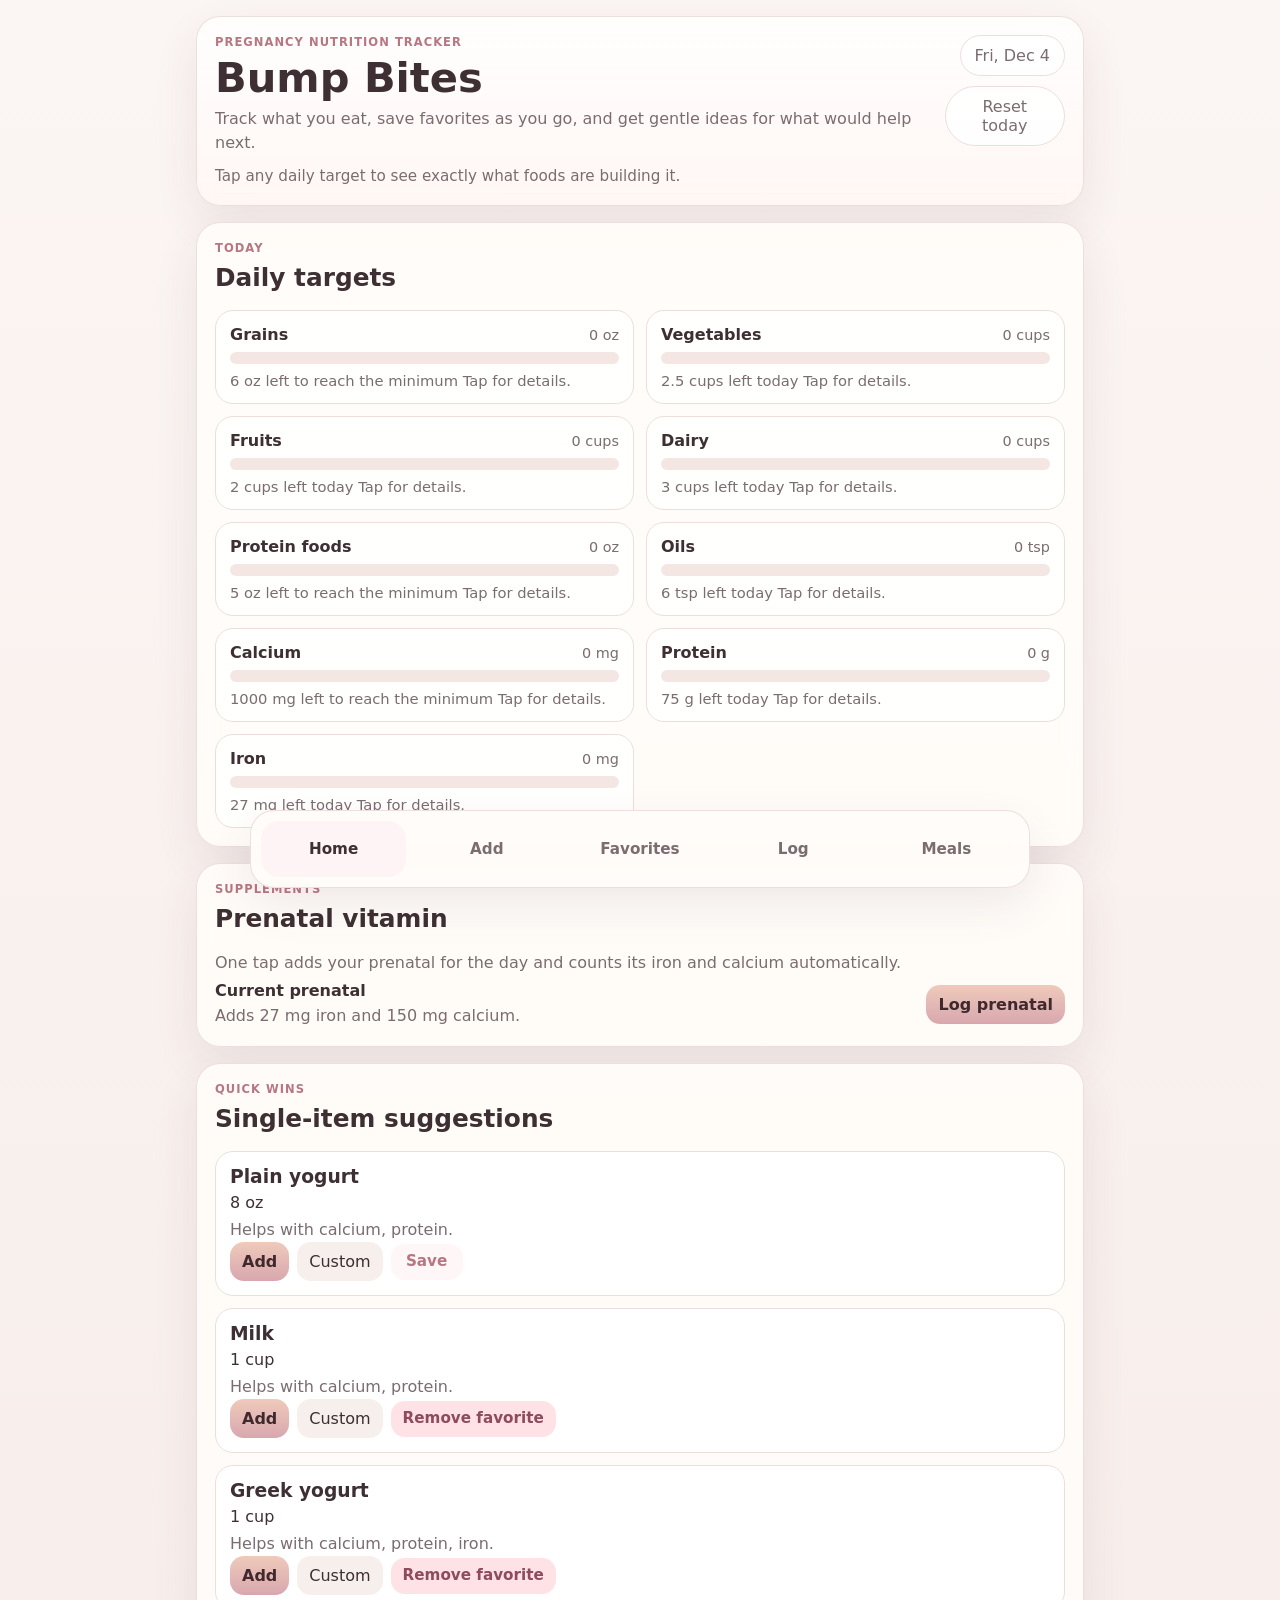
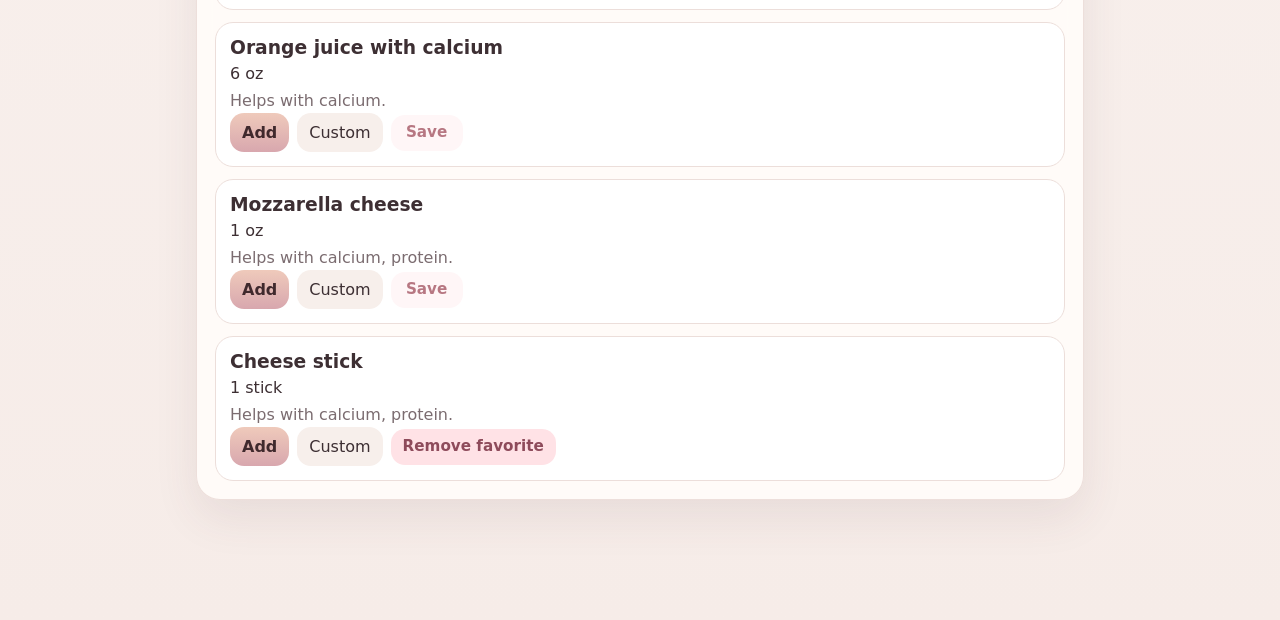
<file: index.html>
<!DOCTYPE html>
<html lang="en">
<head>
  <meta charset="UTF-8" />
  <meta name="viewport" content="width=device-width, initial-scale=1.0, viewport-fit=cover" />
  <meta name="theme-color" content="#d9b6b0" />
  <title>Bump Bites</title>
  <link rel="manifest" href="manifest.json" />
  <link rel="stylesheet" href="styles.css" />
</head>
<body>
  <div class="app-shell">
    <header class="topbar card">
      <div>
        <p class="eyebrow">Pregnancy nutrition tracker</p>
        <h1>Bump Bites</h1>
        <p class="sub">Track what you eat, save favorites as you go, and get gentle ideas for what would help next.</p>
        <p class="tiny-note">Tap any daily target to see exactly what foods are building it.</p>
      </div>
      <div class="topbar-actions">
        <span id="todayDate" class="date-pill"></span>
        <button id="resetDayBtn" class="ghost-btn">Reset today</button>
      </div>
    </header>

    <main class="page-stack">
      <section id="homePage" class="page active">
        <section class="card dashboard-card">
          <div class="section-head">
            <div>
              <p class="section-label">Today</p>
              <h2>Daily targets</h2>
            </div>
          </div>
          <div id="progressGrid" class="progress-grid"></div>
        </section>


        <section class="card supplement-card">
          <div class="section-head">
            <div>
              <p class="section-label">Supplements</p>
              <h2>Prenatal vitamin</h2>
            </div>
          </div>
          <p class="muted page-intro">One tap adds your prenatal for the day and counts its iron and calcium automatically.</p>
          <div class="supplement-row">
            <div>
              <strong>Current prenatal</strong>
              <p id="prenatalSummary" class="muted small-note">Adds 27 mg iron and 150 mg calcium.</p>
            </div>
            <div class="supplement-actions wrap-actions">
              <button id="prenatalToggleBtn" class="primary-btn" type="button">Log prenatal</button>
              <button id="prenatalUndoBtn" class="ghost-btn hidden" type="button">Remove</button>
            </div>
          </div>
        </section>

        <section class="card recommendations-card">
          <div class="section-head">
            <div>
              <p class="section-label">Quick wins</p>
              <h2>Single-item suggestions</h2>
            </div>
          </div>
          <div id="quickWinsList" class="recommendation-list"></div>
        </section>
      </section>

      <section id="addPage" class="page">
        <section class="card add-card">
          <div class="section-head">
            <div>
              <p class="section-label">Add food</p>
              <h2>Log something</h2>
            </div>
          </div>

          <div class="tabs" role="tablist" aria-label="Add food options">
            <button class="tab active" data-tab="search">Search</button>
            <button class="tab" data-tab="photo">Photo</button>
            <button class="tab" data-tab="customFood">Create custom food</button>
          </div>

          <div class="tab-panel active" id="searchPanel">
            <label class="field-label" for="foodSearch">Find a food</label>
            <input id="foodSearch" class="text-input" type="search" placeholder="Search milk, eggs, banana, cereal..." />
            <p class="helper soft-helper">Tap <strong>Add</strong> for the default serving, or <strong>Custom</strong> if you want a different amount.</p>
            <div id="searchResults" class="search-results"></div>
          </div>

          <div class="tab-panel" id="photoPanel">
            <p class="muted">Take a photo or upload one, then choose the food you ate. This version stores the photo with your log entry for later review.</p>
            <label class="upload-box" for="photoInput">
              <input id="photoInput" type="file" accept="image/*" capture="environment" />
              <span>Tap to take or choose a meal photo</span>
            </label>
            <div id="photoPreviewWrap" class="photo-preview-wrap hidden">
              <img id="photoPreview" alt="Meal preview" />
            </div>
            <div class="photo-actions stacked-mobile">
              <select id="photoFoodSelect" class="text-input"></select>
              <input id="photoQtyInput" class="text-input" type="number" min="0.25" step="0.25" value="1" aria-label="Amount in servings" />
              <select id="photoMealTypeSelect" class="text-input" aria-label="Meal type">
                <option>Breakfast</option>
                <option>Lunch</option>
                <option>Dinner</option>
                <option>Snack</option>
              </select>
              <button id="addPhotoFoodBtn" class="primary-btn">Add selected food</button>
            </div>
            <p class="helper">Next upgrade: automatic food recognition. For now, you stay in charge of confirming what gets logged.</p>
          </div>

          <div class="tab-panel" id="customFoodPanel">
            <div class="custom-food-intro">
              <p class="muted">Build a food that is not already in the app. Once you save it, it becomes searchable, reusable, and favorite-able.</p>
            </div>
            <form id="customFoodForm" class="custom-food-form">
              <div class="custom-form-grid">
                <label class="full-width">
                  <span class="field-label">Food name</span>
                  <input id="customFoodName" class="text-input" type="text" placeholder="Ex: Kodiak waffles" required />
                </label>
                <label>
                  <span class="field-label">Default amount</span>
                  <input id="customFoodBaseAmount" class="text-input" type="number" min="0.25" step="0.25" value="1" required />
                </label>
                <label>
                  <span class="field-label">Default unit</span>
                  <select id="customFoodBaseUnit" class="text-input">
                    <option value="serving">serving</option>
                    <option value="cup">cup</option>
                    <option value="oz">oz</option>
                    <option value="tbsp">tbsp</option>
                    <option value="tsp">tsp</option>
                    <option value="item">item</option>
                    <option value="slice">slice</option>
                    <option value="egg">egg</option>
                  </select>
                </label>
                <label>
                  <span class="field-label">Meal type</span>
                  <select id="customFoodMealType" class="text-input">
                    <option>Breakfast</option>
                    <option>Lunch</option>
                    <option>Dinner</option>
                    <option selected>Snack</option>
                  </select>
                </label>
              </div>

              <div class="section-subhead">
                <p class="section-label">Nutrients per default amount</p>
              </div>
              <div class="custom-form-grid">
                <label>
                  <span class="field-label">Protein (g)</span>
                  <input id="customFoodProtein" class="text-input" type="number" min="0" step="0.1" value="0" />
                </label>
                <label>
                  <span class="field-label">Calcium (mg)</span>
                  <input id="customFoodCalcium" class="text-input" type="number" min="0" step="1" value="0" />
                </label>
                <label>
                  <span class="field-label">Iron (mg)</span>
                  <input id="customFoodIron" class="text-input" type="number" min="0" step="0.1" value="0" />
                </label>
              </div>

              <div class="section-subhead">
                <p class="section-label">Daily target categories per default amount</p>
              </div>
              <div class="custom-form-grid">
                <label>
                  <span class="field-label">Grains (oz)</span>
                  <input id="customFoodGrains" class="text-input" type="number" min="0" step="0.1" value="0" />
                </label>
                <label>
                  <span class="field-label">Vegetables (cups)</span>
                  <input id="customFoodVegetables" class="text-input" type="number" min="0" step="0.1" value="0" />
                </label>
                <label>
                  <span class="field-label">Fruits (cups)</span>
                  <input id="customFoodFruits" class="text-input" type="number" min="0" step="0.1" value="0" />
                </label>
                <label>
                  <span class="field-label">Dairy (cups)</span>
                  <input id="customFoodDairy" class="text-input" type="number" min="0" step="0.1" value="0" />
                </label>
                <label>
                  <span class="field-label">Protein foods (oz)</span>
                  <input id="customFoodProteinFoods" class="text-input" type="number" min="0" step="0.1" value="0" />
                </label>
                <label>
                  <span class="field-label">Oils (tsp)</span>
                  <input id="customFoodOils" class="text-input" type="number" min="0" step="0.1" value="0" />
                </label>
              </div>

              <div class="custom-form-actions wrap-actions">
                <button id="customFoodSaveOnlyBtn" class="secondary-btn" type="submit">Save custom food</button>
                <button id="customFoodSaveAddBtn" class="primary-btn" type="button">Save and add now</button>
              </div>
              <p id="customFoodEditingNote" class="helper hidden">You are editing a custom food. Saving updates its future uses.</p>
            </form>

            <div class="custom-food-library">
              <div class="section-head">
                <div>
                  <p class="section-label">Custom foods</p>
                  <h3>Your saved foods</h3>
                </div>
              </div>
              <div id="customFoodsList" class="favorites-grid"></div>
            </div>
          </div></section>
      </section>

      <section id="favoritesPage" class="page">
        <section class="card favorites-card">
          <div class="section-head">
            <div>
              <p class="section-label">Favorites</p>
              <h2>Your repeat foods</h2>
            </div>
          </div>
          <p class="muted page-intro">Tap the heart next to anything you add or search. Then it lives here for fast re-adding.</p>
          <div id="favoritesGrid" class="favorites-grid"></div>
        </section>
      </section>

      <section id="logPage" class="page">
        <section class="card log-card">
          <div class="section-head">
            <div>
              <p class="section-label">Food log</p>
              <h2>Everything you ate today</h2>
            </div>
          </div>
          <div id="mealTypeFilters" class="meal-filters"></div>
          <div id="logList" class="log-list"></div>
        </section>
      </section>

      <section id="mealsPage" class="page">
        <section class="card meals-card">
          <div class="section-head">
            <div>
              <p class="section-label">Meals</p>
              <h2>Meal recommendations</h2>
            </div>
          </div>
          <p class="muted page-intro">Balanced combos based on what you still need today. If something is not your thing, teach the app once and it will remember.</p>
          <div id="mealRecommendations" class="recommendation-list"></div>
        </section>
      </section>
    </main>

    <nav class="bottom-nav card" aria-label="Bottom navigation">
      <button class="nav-btn active" data-page="homePage"><small>Home</small></button>
      <button class="nav-btn" data-page="addPage"><small>Add</small></button>
      <button class="nav-btn" data-page="favoritesPage"><small>Favorites</small></button>
      <button class="nav-btn" data-page="logPage"><small>Log</small></button>
      <button class="nav-btn" data-page="mealsPage"><small>Meals</small></button>
    </nav>
  </div>

  <div id="customModal" class="modal hidden" aria-hidden="true">
    <div class="modal-backdrop" data-close-modal></div>
    <div class="modal-card card" role="dialog" aria-modal="true" aria-labelledby="modalTitle">
      <div class="section-head modal-head">
        <div>
          <p class="section-label">Custom amount</p>
          <h2 id="modalTitle">Add food</h2>
        </div>
        <button id="closeModalBtn" class="ghost-btn modal-close" type="button">Close</button>
      </div>
      <p id="modalServingText" class="muted modal-serving"></p>
      <div class="modal-fields">
        <label>
          <span class="field-label">Amount</span>
          <input id="modalQtyInput" class="text-input" type="number" min="0.25" step="0.25" value="1" />
        </label>
        <label>
          <span class="field-label">Unit</span>
          <select id="modalUnitSelect" class="text-input"></select>
        </label>
        <label class="full-width">
          <span class="field-label">Quick fractions</span>
          <div id="fractionButtons" class="fraction-buttons">
            <button type="button" class="fraction-btn" data-value="0.25">1/4</button>
            <button type="button" class="fraction-btn" data-value="0.5">1/2</button>
            <button type="button" class="fraction-btn" data-value="0.75">3/4</button>
            <button type="button" class="fraction-btn" data-value="1">1</button>
            <button type="button" class="fraction-btn" data-value="1.5">1 1/2</button>
            <button type="button" class="fraction-btn" data-value="2">2</button>
          </div>
        </label>
        <label>
          <span class="field-label">Meal type</span>
          <select id="modalMealTypeSelect" class="text-input">
            <option>Breakfast</option>
            <option>Lunch</option>
            <option>Dinner</option>
            <option>Snack</option>
          </select>
        </label>
      </div>
      <div class="modal-actions">
        <button id="modalSaveBtn" class="primary-btn" type="button">Save</button>
      </div>
    </div>
  </div>

  <div id="mealFeedbackModal" class="modal hidden" aria-hidden="true">
    <div class="modal-backdrop" data-close-meal-modal></div>
    <div class="modal-card card" role="dialog" aria-modal="true" aria-labelledby="mealFeedbackTitle">
      <div class="section-head modal-head">
        <div>
          <p class="section-label">Meal feedback</p>
          <h2 id="mealFeedbackTitle">What didnât work?</h2>
        </div>
        <button id="closeMealModalBtn" class="ghost-btn modal-close" type="button">Close</button>
      </div>
      <div class="stacked-gap">
        <button id="hideMealOnlyBtn" class="secondary-btn wide-btn" type="button">Hide this meal only</button>
        <button id="skipMealTodayBtn" class="secondary-btn wide-btn" type="button">Just not in the mood today</button>
      </div>
      <div class="ingredient-section">
        <p class="field-label">Ingredients I donât want in recommendations</p>
        <div id="mealIngredientOptions" class="ingredient-options"></div>
        <button id="saveIngredientPrefsBtn" class="primary-btn wide-btn" type="button">Save ingredient preferences</button>
      </div>
    </div>
  </div>


  <div id="targetDetailModal" class="modal hidden" aria-hidden="true">
    <div class="modal-backdrop" data-close-target-modal></div>
    <div class="modal-card card target-detail-card" role="dialog" aria-modal="true" aria-labelledby="targetDetailTitle">
      <div class="section-head modal-head">
        <div>
          <p class="section-label">Daily target breakdown</p>
          <h2 id="targetDetailTitle">Category details</h2>
        </div>
        <button id="closeTargetModalBtn" class="ghost-btn modal-close" type="button">Close</button>
      </div>
      <p id="targetDetailSummary" class="muted modal-serving"></p>
      <div id="targetDetailList" class="target-detail-list"></div>
    </div>
  </div>

  <div id="undoToast" class="undo-toast hidden">
    <span id="undoText"></span>
    <button id="undoBtn" type="button">Undo</button>
  </div>

  <template id="progressTemplate">
    <article class="progress-item">
      <div class="progress-head">
        <h3></h3>
        <span class="progress-numbers"></span>
      </div>
      <div class="bar-track"><div class="bar-fill"></div></div>
      <p class="progress-note"></p>
    </article>
  </template>

  <template id="logItemTemplate">
    <article class="log-item">
      <div class="log-main">
        <div>
          <h3 class="log-title"></h3>
          <p class="log-meta"></p>
        </div>
        <div class="log-actions wrap-actions">
          <button class="edit-btn secondary-btn" type="button">Edit</button>
          <button class="fav-btn" type="button" aria-label="Save this food">Save</button>
          <button class="delete-btn" type="button">Remove</button>
        </div>
      </div>
      <div class="log-tags"></div>
      <img class="log-photo hidden" alt="Meal" />
    </article>
  </template>

  <script src="app.js"></script>
</body>
</html>
</file>
<file: styles.css>
:root {
  --bg: #fbf5f3;
  --bg-2: #f6ece8;
  --card: rgba(255, 252, 249, 0.94);
  --ink: #3d2f33;
  --muted: #7b6c70;
  --accent: #d8a7ae;
  --accent-2: #efcabb;
  --accent-dark: #b77782;
  --line: #ecdeda;
  --green: #8baa8c;
  --shadow: 0 18px 45px rgba(92, 58, 64, 0.09);
}
* { box-sizing: border-box; }
html { scroll-behavior: smooth; }
body {
  margin: 0;
  font-family: Inter, ui-sans-serif, system-ui, -apple-system, BlinkMacSystemFont, "Segoe UI", sans-serif;
  background: linear-gradient(180deg, var(--bg) 0%, var(--bg-2) 100%);
  color: var(--ink);
}
button, input, select { font: inherit; }
h1, h2, h3, p { margin: 0; }
button { -webkit-tap-highlight-color: transparent; }
.app-shell {
  max-width: 920px;
  margin: 0 auto;
  padding: max(16px, env(safe-area-inset-top)) 16px calc(120px + env(safe-area-inset-bottom));
}
.card {
  background: var(--card);
  border: 1px solid rgba(237, 222, 218, 0.95);
  border-radius: 24px;
  padding: 18px;
  box-shadow: var(--shadow);
  backdrop-filter: blur(10px);
}
.topbar {
  display: flex;
  justify-content: space-between;
  align-items: flex-start;
  gap: 16px;
  margin-bottom: 16px;
  background: linear-gradient(180deg, rgba(255,255,255,0.84) 0%, rgba(255,247,244,0.92) 100%);
}
.topbar-actions {
  display: flex;
  flex-direction: column;
  gap: 10px;
  align-items: flex-end;
}
.eyebrow, .section-label {
  text-transform: uppercase;
  letter-spacing: 0.09em;
  font-size: 0.72rem;
  color: var(--accent-dark);
  font-weight: 700;
  margin: 0 0 8px;
}
h1 { font-size: clamp(2rem, 4vw, 2.6rem); line-height: 1.02; margin-bottom: 8px; }
h2 { font-size: clamp(1.2rem, 3vw, 1.55rem); margin-bottom: 4px; }
.sub, .muted { color: var(--muted); line-height: 1.5; }
.tiny-note { color: var(--muted); line-height: 1.45; margin-top: 10px; font-size: 0.95rem; }
.page { display: none; }
.page.active { display: grid; gap: 16px; }
.section-head {
  display: flex;
  justify-content: space-between;
  align-items: center;
  gap: 12px;
  margin-bottom: 14px;
}
.date-pill, .ghost-btn {
  border: 1px solid var(--line);
  background: rgba(255,255,255,0.82);
  border-radius: 999px;
  padding: 10px 14px;
  color: var(--muted);
}
.ghost-btn { cursor: pointer; }
.progress-grid {
  display: grid;
  grid-template-columns: repeat(2, minmax(0, 1fr));
  gap: 12px;
}
.progress-item {
  padding: 14px;
  border: 1px solid var(--line);
  border-radius: 18px;
  background: rgba(255,255,255,0.84);
  cursor: pointer;
  transition: transform 140ms ease, box-shadow 140ms ease, border-color 140ms ease;
}
.progress-item:hover, .progress-item:focus-visible {
  transform: translateY(-1px);
  border-color: #dfc2c7;
  box-shadow: 0 10px 20px rgba(92, 58, 64, 0.08);
  outline: none;
}
.progress-head {
  display: flex;
  justify-content: space-between;
  gap: 12px;
  align-items: center;
  margin-bottom: 8px;
}
.progress-head h3 { font-size: 1rem; }
.progress-numbers { color: var(--muted); font-size: 0.9rem; }
.bar-track {
  width: 100%; height: 12px; background: #f4e7e3; border-radius: 999px; overflow: hidden;
}
.bar-fill {
  height: 100%; width: 0%; background: linear-gradient(90deg, var(--accent), var(--green)); border-radius: 999px; transition: width 220ms ease;
}
.progress-note { margin-top: 8px; color: var(--muted); font-size: 0.92rem; }
.recommendation-list, .favorites-grid, .log-list { display: flex; flex-direction: column; gap: 12px; }
.recommendation-card, .favorite-card, .search-result-item, .log-item {
  border: 1px solid var(--line);
  background: #fff;
  border-radius: 18px;
  padding: 14px;
}
.recommendation-card h3 { margin-bottom: 6px; }
.recommendation-card p + p { margin-top: 6px; }
.recommendation-actions, .search-item-actions, .favorite-card-actions, .log-actions, .meal-feedback-actions {
  display: flex;
  flex-wrap: wrap;
  gap: 8px;
  align-items: center;
}
.tabs {
  display: flex; gap: 8px; background: #f8ece8; padding: 6px; border-radius: 999px; margin-bottom: 14px;
}
.tab {
  flex: 1; border: 0; background: transparent; border-radius: 999px; padding: 10px 12px; cursor: pointer; color: var(--muted); font-weight: 600;
}
.tab.active { background: #fff; color: var(--ink); box-shadow: 0 6px 12px rgba(0,0,0,0.05); }
.tab-panel { display: none; }
.tab-panel.active { display: block; }
.field-label { display: block; margin-bottom: 8px; font-weight: 600; }
.text-input {
  width: 100%; border: 1px solid var(--line); border-radius: 14px; padding: 12px 14px; background: #fff;
}
.search-results { margin-top: 12px; display: flex; flex-direction: column; gap: 8px; max-height: 60vh; overflow: auto; }
.search-result-item, .favorite-card {
  display: flex; justify-content: space-between; gap: 12px; align-items: center;
}
.search-result-item small, .favorite-card span { color: var(--muted); display: block; }
.food-copy { min-width: 0; }
.primary-btn, .secondary-btn, .delete-btn, .fav-btn {
  border: 0; border-radius: 14px; padding: 10px 12px; cursor: pointer;
}
.primary-btn { background: linear-gradient(180deg, var(--accent-2), var(--accent)); color: #40292d; font-weight: 700; }
.secondary-btn { background: #f7efeb; color: var(--ink); }
.delete-btn { background: #fff1f2; color: #8b4352; }
.fav-btn {
  min-width: 72px; background: #fff6f7; color: var(--accent-dark); font-size: 0.95rem; line-height: 1; padding: 10px 12px; font-weight: 700;
}
.fav-btn.active { background: #ffe2e6; color: #8e4b5b; }
.upload-box {
  display: flex; justify-content: center; align-items: center; min-height: 120px; border: 2px dashed var(--line); border-radius: 18px; background: #fffbfa; color: var(--muted); cursor: pointer; text-align: center; padding: 16px;
}
.upload-box input { display: none; }
.photo-preview-wrap { margin-top: 12px; border-radius: 18px; overflow: hidden; border: 1px solid var(--line); }
.photo-preview-wrap img { width: 100%; display: block; max-height: 320px; object-fit: cover; }
.photo-actions { display: grid; grid-template-columns: 1.2fr .8fr .8fr auto; gap: 10px; margin-top: 12px; }
.helper { color: var(--muted); font-size: 0.94rem; line-height: 1.45; }
.hidden { display: none !important; }
.page-intro, .empty-state { margin-bottom: 6px; }
.bottom-nav {
  position: fixed; left: 50%; transform: translateX(-50%); bottom: calc(12px + env(safe-area-inset-bottom)); width: min(92vw, 780px); display: grid; grid-template-columns: repeat(5, 1fr); gap: 8px; padding: 10px; z-index: 20;
}
.nav-btn {
  border: 0; background: transparent; border-radius: 18px; padding: 12px 8px; color: var(--muted); cursor: pointer; display: flex; flex-direction: column; align-items: center; justify-content: center; gap: 4px; min-height: 56px;
}
.nav-btn.active { background: #fff4f5; color: var(--ink); }
.nav-btn small { font-weight: 700; font-size: 0.95rem; }
.meal-filters { display: flex; flex-wrap: wrap; gap: 8px; margin-bottom: 14px; }
.filter-chip {
  border: 1px solid var(--line); border-radius: 999px; background: #fff; color: var(--muted); padding: 9px 12px; cursor: pointer;
}
.filter-chip.active { background: #fff1f3; color: var(--ink); }
.log-main { display: flex; justify-content: space-between; gap: 12px; align-items: flex-start; }
.log-meta { color: var(--muted); margin-top: 4px; }
.log-tags { display: flex; flex-wrap: wrap; gap: 8px; margin-top: 12px; }
.log-tag {
  border-radius: 999px; background: #f7efeb; color: var(--muted); padding: 7px 10px; font-size: 0.88rem;
}
.log-photo { width: 100%; margin-top: 12px; border-radius: 16px; border: 1px solid var(--line); max-height: 280px; object-fit: cover; }
.modal {
  position: fixed; inset: 0; z-index: 40; display: grid; place-items: center; padding: 18px;
}
.modal-backdrop { position: absolute; inset: 0; background: rgba(44, 28, 33, 0.35); }
.modal-card { position: relative; width: min(100%, 560px); }
.modal-fields, .stacked-gap { display: grid; gap: 12px; }
.modal-actions { margin-top: 16px; display: flex; justify-content: flex-end; }
.modal-serving { margin-bottom: 16px; }
.wide-btn { width: 100%; justify-content: center; display: inline-flex; }
.ingredient-section { margin-top: 16px; }
.ingredient-options { display: flex; flex-wrap: wrap; gap: 8px; margin-bottom: 12px; }
.ingredient-chip {
  border: 1px solid var(--line); border-radius: 999px; background: #fff; color: var(--muted); padding: 9px 12px; cursor: pointer;
}
.ingredient-chip.active { background: #ffe6ea; color: #7e4453; }
.undo-toast {
  position: fixed; left: 50%; transform: translateX(-50%); bottom: calc(96px + env(safe-area-inset-bottom)); z-index: 50; background: #3d2f33; color: #fff; border-radius: 16px; padding: 12px 14px; display: flex; gap: 16px; align-items: center; box-shadow: 0 12px 30px rgba(0,0,0,0.18);
}
.undo-toast button {
  border: 0; background: #fff0f2; color: #6e3d4a; border-radius: 999px; padding: 8px 12px; font-weight: 700; cursor: pointer;
}
.empty-note { color: var(--muted); }
@media (max-width: 720px) {
  .topbar { flex-direction: column; }
  .topbar-actions { width: 100%; flex-direction: row; justify-content: space-between; align-items: center; }
  .progress-grid { grid-template-columns: 1fr; }
  .photo-actions { grid-template-columns: 1fr; }
  .search-result-item, .favorite-card, .log-main { flex-direction: column; align-items: stretch; }
  .search-item-actions, .favorite-card-actions, .log-actions, .recommendation-actions { width: 100%; }
  .search-item-actions > *, .favorite-card-actions > *, .recommendation-actions > * { flex: 1; }
  .bottom-nav { width: calc(100vw - 18px); border-radius: 22px; }
}


.full-width { grid-column: 1 / -1; }
.fraction-buttons {
  display: flex;
  flex-wrap: wrap;
  gap: 0.5rem;
  margin-top: 0.35rem;
}
.fraction-btn {
  border: 1px solid rgba(146, 103, 99, 0.18);
  background: #fff7f8;
  color: #6c4b4a;
  border-radius: 999px;
  padding: 0.45rem 0.8rem;
  font: inherit;
}
.fraction-btn:active {
  transform: scale(0.98);
}


.target-detail-card { max-height: min(80vh, 640px); overflow: auto; }
.target-detail-list { display: flex; flex-direction: column; gap: 10px; }
.target-detail-item { display: flex; justify-content: space-between; align-items: center; gap: 12px; padding: 12px 14px; border: 1px solid var(--line); border-radius: 16px; background: #fff; }
.target-detail-item h3 { margin: 0 0 4px; font-size: 1rem; }

.custom-food-form { display: grid; gap: 16px; }
.custom-form-grid { display: grid; grid-template-columns: repeat(2, minmax(0, 1fr)); gap: 12px; }
.custom-food-intro { margin-bottom: 12px; }
.custom-form-actions { margin-top: 4px; }
.custom-food-library { margin-top: 20px; }
.section-subhead { margin-top: 4px; }
@media (max-width: 720px) {
  .custom-form-grid { grid-template-columns: 1fr; }
}


.supplement-card .supplement-row { display:flex; gap:16px; align-items:center; justify-content:space-between; flex-wrap:wrap; }
.supplement-actions { display:flex; gap:10px; align-items:center; }
.small-note { margin:4px 0 0; }
.active-soft { background: linear-gradient(180deg, var(--accent-2), var(--accent)); color: var(--ink); }
</file>
